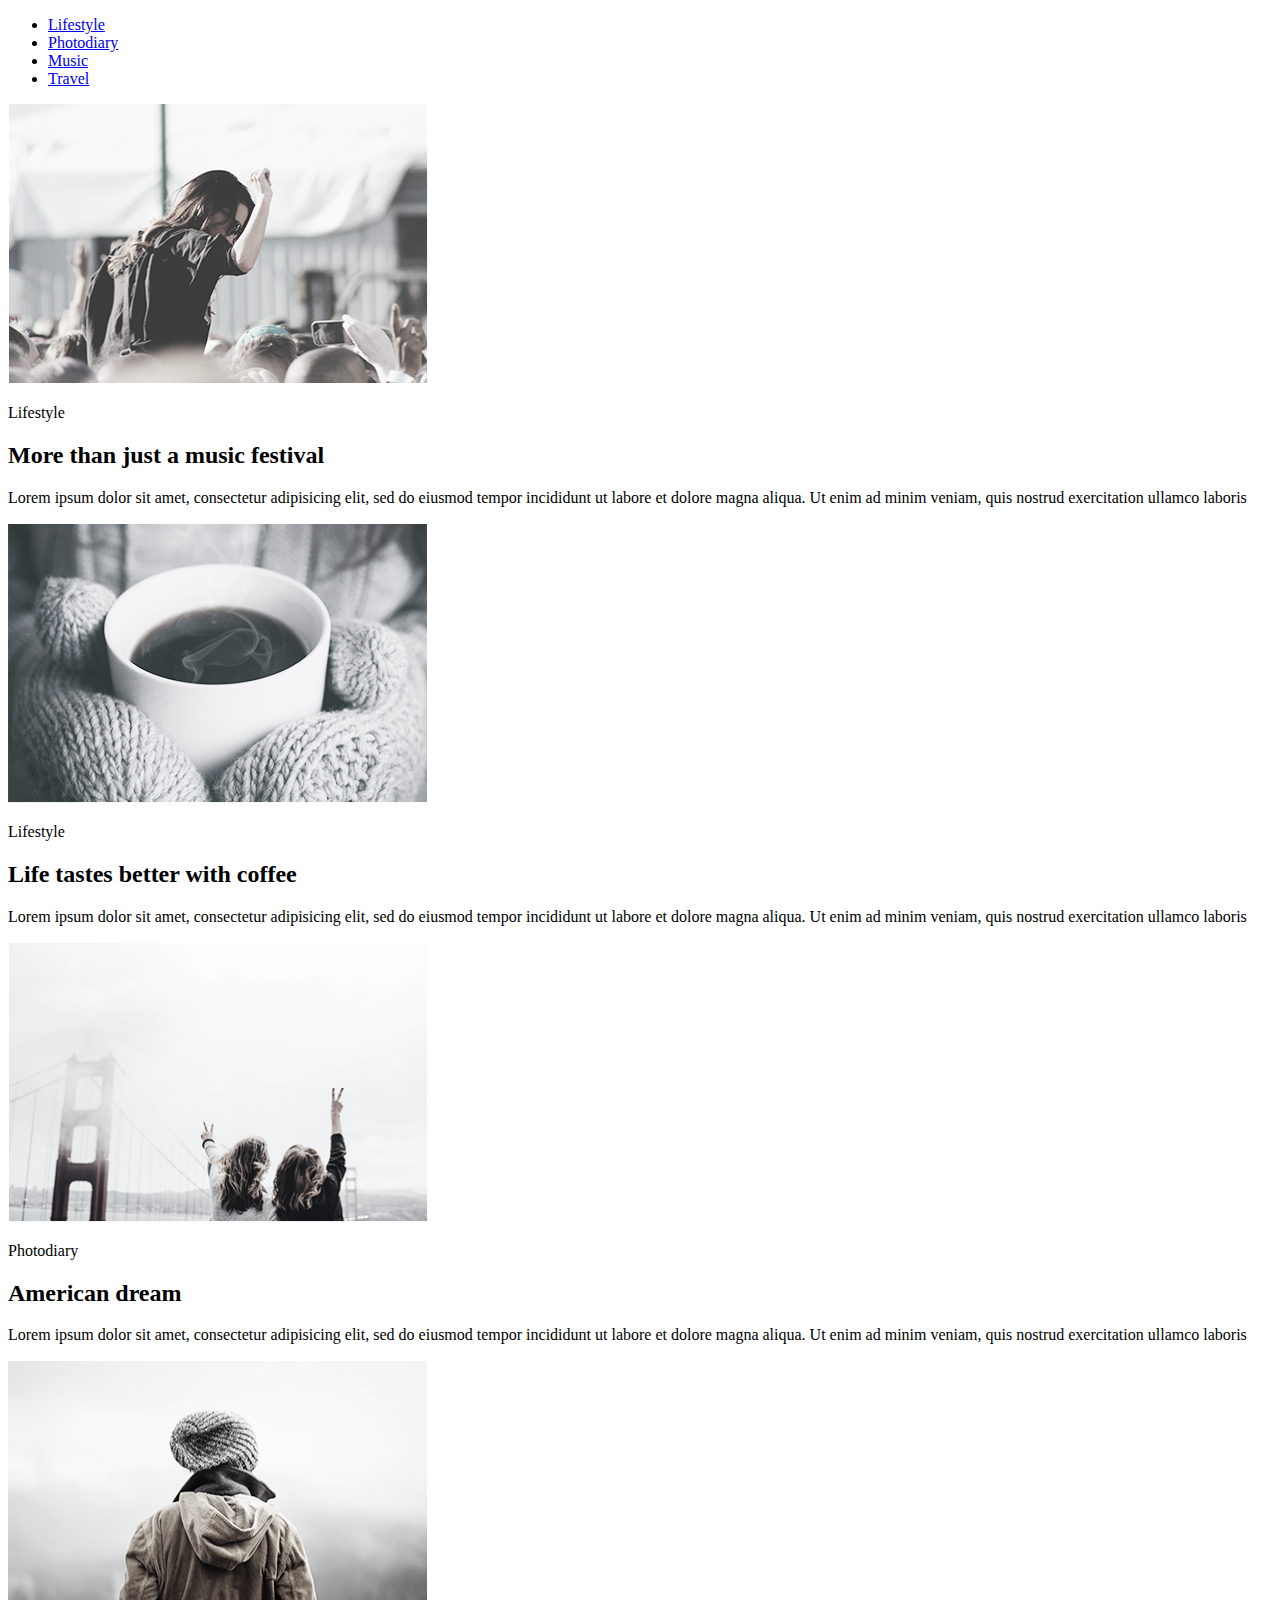
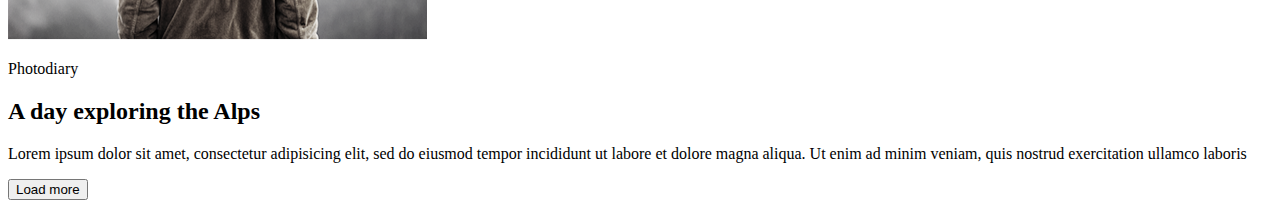
<file: module1/index.html>
<!DOCTYPE html>
<html lang="en">
<head>
    <meta charset="UTF-8">
    <meta name="viewport" content="width=device-width, initial-scale=1.0">
    <meta http-equiv="X-UA-Compatible" content="ie=edge">
    <title>Document</title>
</head>
<body>
  <div class="wrapper">
  <header>
    <nav class="navigation">
       <ul class="navbar">
         <li><a href="#">Lifestyle</a></li>
         <li><a href="#">Photodiary</a></li>
         <li><a href="#">Music</a></li>
         <li><a href="#">Travel</a></li>
       </ul> 
    </nav>
  </header>
  <main>
      <article>
        <img src="img/img.png" alt="" width="420" height="280">
        <p>Lifestyle</p>
        <h2>More than just a music festival</h2>
        <p>Lorem ipsum dolor sit amet, consectetur adipisicing elit, sed do eiusmod tempor incididunt ut labore et dolore magna aliqua. Ut enim ad minim veniam, quis nostrud exercitation ullamco laboris</p>
      </article>
      <article>
        <img src="img/img2.png" alt="" width="420" height="280">
        <p>Lifestyle</p>
        <h2>Life tastes better with coffee</h2>
        <p>Lorem ipsum dolor sit amet, consectetur adipisicing elit, sed do eiusmod tempor incididunt ut labore et dolore magna aliqua. Ut enim ad minim veniam, quis nostrud exercitation ullamco laboris</p>
      </article>
      <article>
        <img src="img/img3.png" alt="" width="420" height="280">
        <p>Photodiary</p>
        <h2>American dream</h2>
        <p>Lorem ipsum dolor sit amet, consectetur adipisicing elit, sed do eiusmod tempor incididunt ut labore et dolore magna aliqua. Ut enim ad minim veniam, quis nostrud exercitation ullamco laboris</p>
      </article>
      <article>
         <img src="img/img4.png" alt="" width="420" height="280">
         <p>Photodiary</p>
         <h2>A day exploring the Alps</h2>
         <p>Lorem ipsum dolor sit amet, consectetur adipisicing elit, sed do eiusmod tempor incididunt ut labore et dolore magna aliqua. Ut enim ad minim veniam, quis nostrud exercitation ullamco laboris</p> 
      </article>
      <div>
         <button>Load more</button>
      </div>
  </div>
</main>
</body>
</html>
</file>
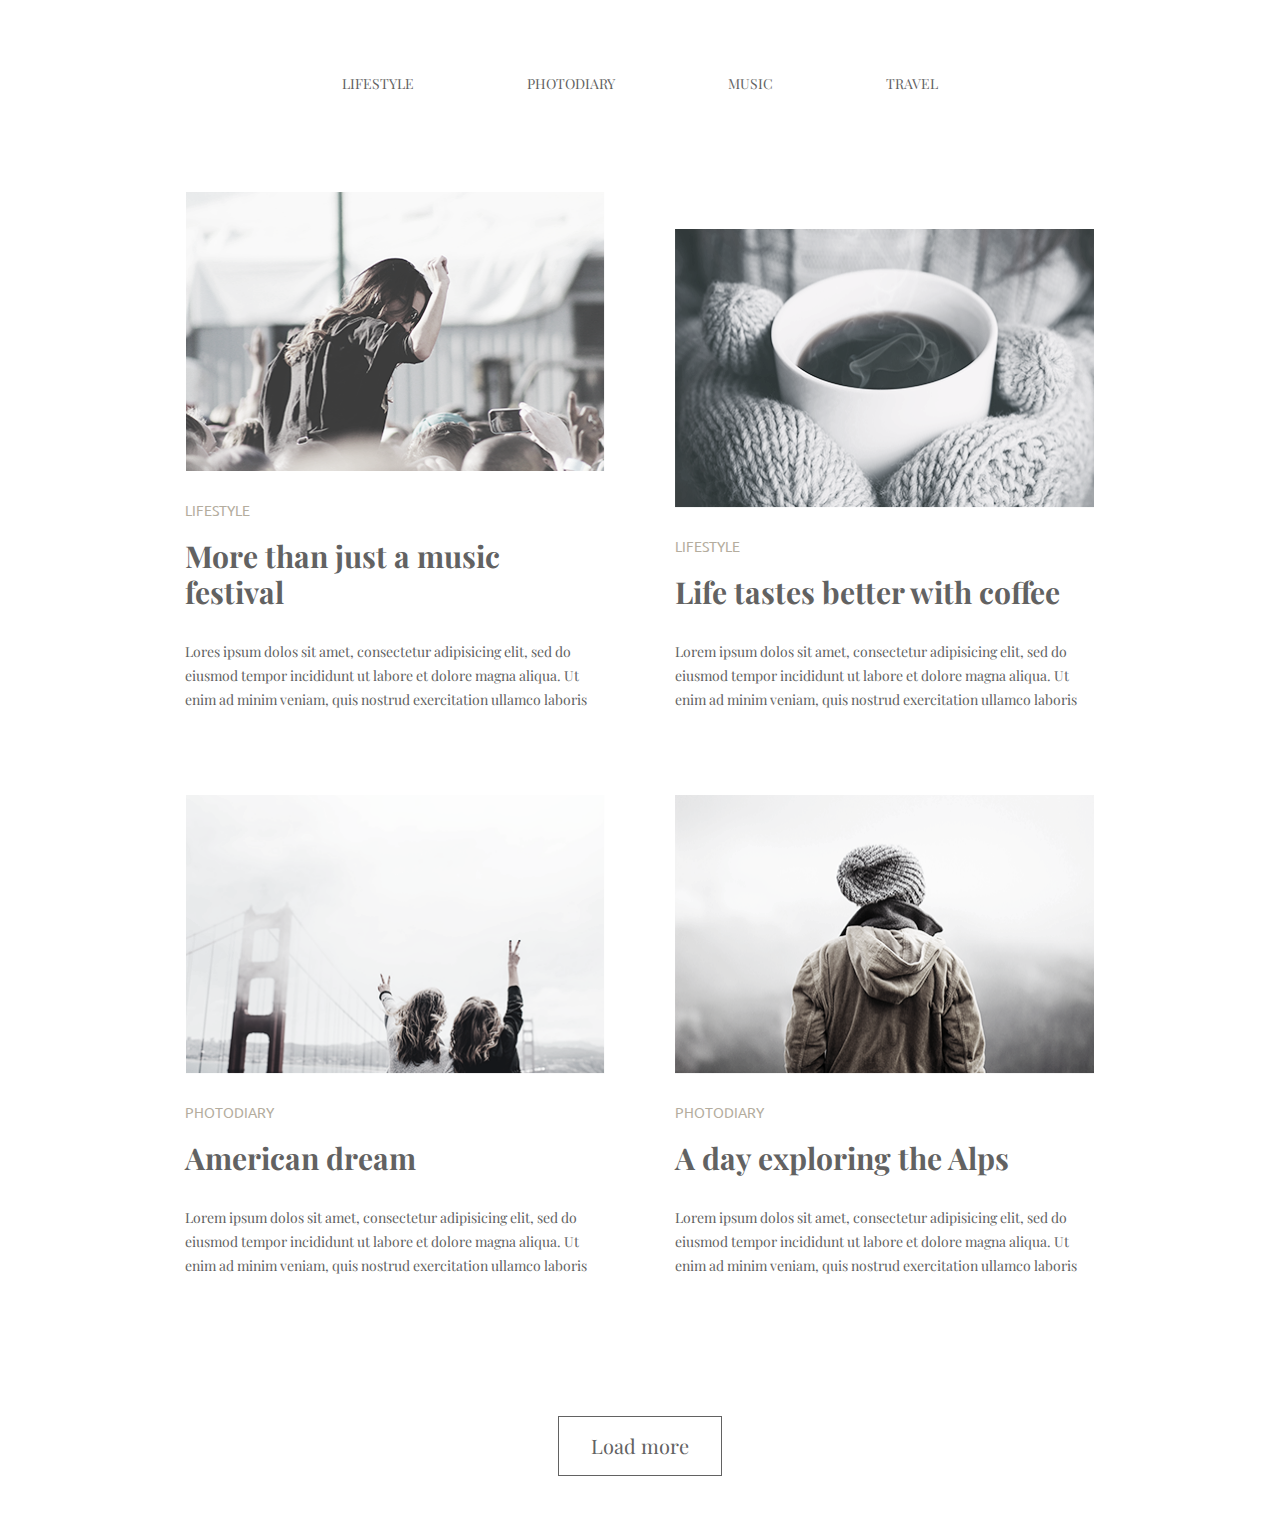
<file: module3/index.html>
<!DOCTYPE html>
<html lang="en">
<head>
    <meta charset="UTF-8">
    <meta name="viewport" content="width=device-width, initial-scale=1.0">
    <meta http-equiv="X-UA-Compatible" content="ie=edge">
    <link rel="stylesheet" href="css/style.css">
    <title>Document</title>
</head>
<body>
  <div class="wrapper-content">
  <header>
    <nav class="navigation">
       <ul class="menu">
         <li class="menu-item"><a href="#" class="menu-link">Lifestyle</a></li>
         <li class="menu-item"><a href="#" class="menu-link">Photodiary</a></li>
         <li class="menu-item"><a href="#" class="menu-link">Music</a></li>
         <li class="menu-item"><a href="#" class="menu-link">Travel</a></li>
       </ul> 
    </nav>
  </header>
  <main class="content-block">
      <article class="block">
        <img class="image" src="img/img.png" alt="" width="100%" height="280">
        <p class="secondary-title">Lifestyle</p>
        <h2 class="block-title">More than just a music festival</h2>
        <p class="block-text">Lores ipsum dolos sit amet, consectetur adipisicing elit, sed do eiusmod tempor incididunt ut labore et dolore magna aliqua. Ut enim ad minim veniam, quis nostrud exercitation ullamco laboris</p>
      </article>
      <article class="block">
        <img class="image" src="img/img2.png" alt="" width="100%" height="280">
        <p class="secondary-title">Lifestyle</p>
        <h2 class="block-title">Life tastes better with coffee</h2>
        <p class="block-text">Lorem ipsum dolos sit amet, consectetur adipisicing elit, sed do eiusmod tempor incididunt ut labore et dolore magna aliqua. Ut enim ad minim veniam, quis nostrud exercitation ullamco laboris</p>
      </article>
      <article class="block">
        <img class="image-image" src="img/img3.png" alt="" width="100%" height="280">
        <p class="secondary-title">Photodiary</p>
        <h2 class="block-title">American dream</h2>
        <p class="block-text">Lorem ipsum dolos sit amet, consectetur adipisicing elit, sed do eiusmod tempor incididunt ut labore et dolore magna aliqua. Ut enim ad minim veniam, quis nostrud exercitation ullamco laboris</p>
      </article>
      <article class="block">
         <img class="image" src="img/img4.png" alt="" width="100%" height="280">
         <p class="secondary-title">Photodiary</p>
         <h2 class="block-title">A day exploring the Alps</h2>
         <p class="block-text">Lorem ipsum dolos sit amet, consectetur adipisicing elit, sed do eiusmod tempor incididunt ut labore et dolore magna aliqua. Ut enim ad minim veniam, quis nostrud exercitation ullamco laboris</p> 
      </article>
      <div class="button-box">
         <button class="load-more-button">Load more</button>
      </div>
  </div>
</main>
</body>
</html>
</file>
<file: module3/css/style.css>
@import url('https://fonts.googleapis.com/css?family=Playfair+Display:400,400i&subset=cyrillic');
@import url('https://fonts.googleapis.com/css?family=Ubuntu:300,400&subset=cyrillic');

* {
    margin: 0;
    padding: 0;
}

body {
    font-family: "Playfair Display";
    font-size: 14px;
    color: #626262;
}
 
.wrapper-content {
    display: block;
    box-sizing: border-box;
    margin: auto;
    width: 910px;
}

.content-block {
    font-size: 0;
}

.menu {
    padding-top: 75px;
    margin-bottom: 100px;
    font-size: 14px;
    line-height: 17px;
    text-transform: uppercase;
    text-align: center;
}

.menu-item:nth-child(1n+4) {
    margin-right: 0;
}

.menu-link:hover {
    color: #03a9f4;
    text-decoration: none;
}

.menu-item {
    display: inline-block;
    margin-right: 110px;
}

.menu-link {
    color: #626262;
    text-decoration: none;
}


.block {
    display: inline-block;
    width: 420px;
    margin-right: 70px;
    margin-bottom: 82px;
    font-size: 14px;
}

.block:nth-child(2n) {
    margin-right: 0;
}

.secondary-title {
    margin-top: 25px;
    margin-bottom: 19px;
    font-family: "Ubuntu";
    text-transform: uppercase;
    color: #b4ad9e;
}

.block-title {
    margin-bottom: 30px;
    font-size: 30px;
    line-height: 36px;
}

.block-text {
    line-height: 24px;
}

.button-box {
    margin: 0 auto;
    text-align: center;
}

.load-more-button {
    padding: 17px 32px 17px 32px;
    font-family: "Playfair Display";
    font-size: 20px;
    line-height: 24px;
    color: #626262;
    border-color: #626262;
    border-style: solid;
    background-color: #ffffff;
    border-width: 1px;
    cursor: pointer;
    display: inline-block;
    margin: 56px 0;
}
</file>
